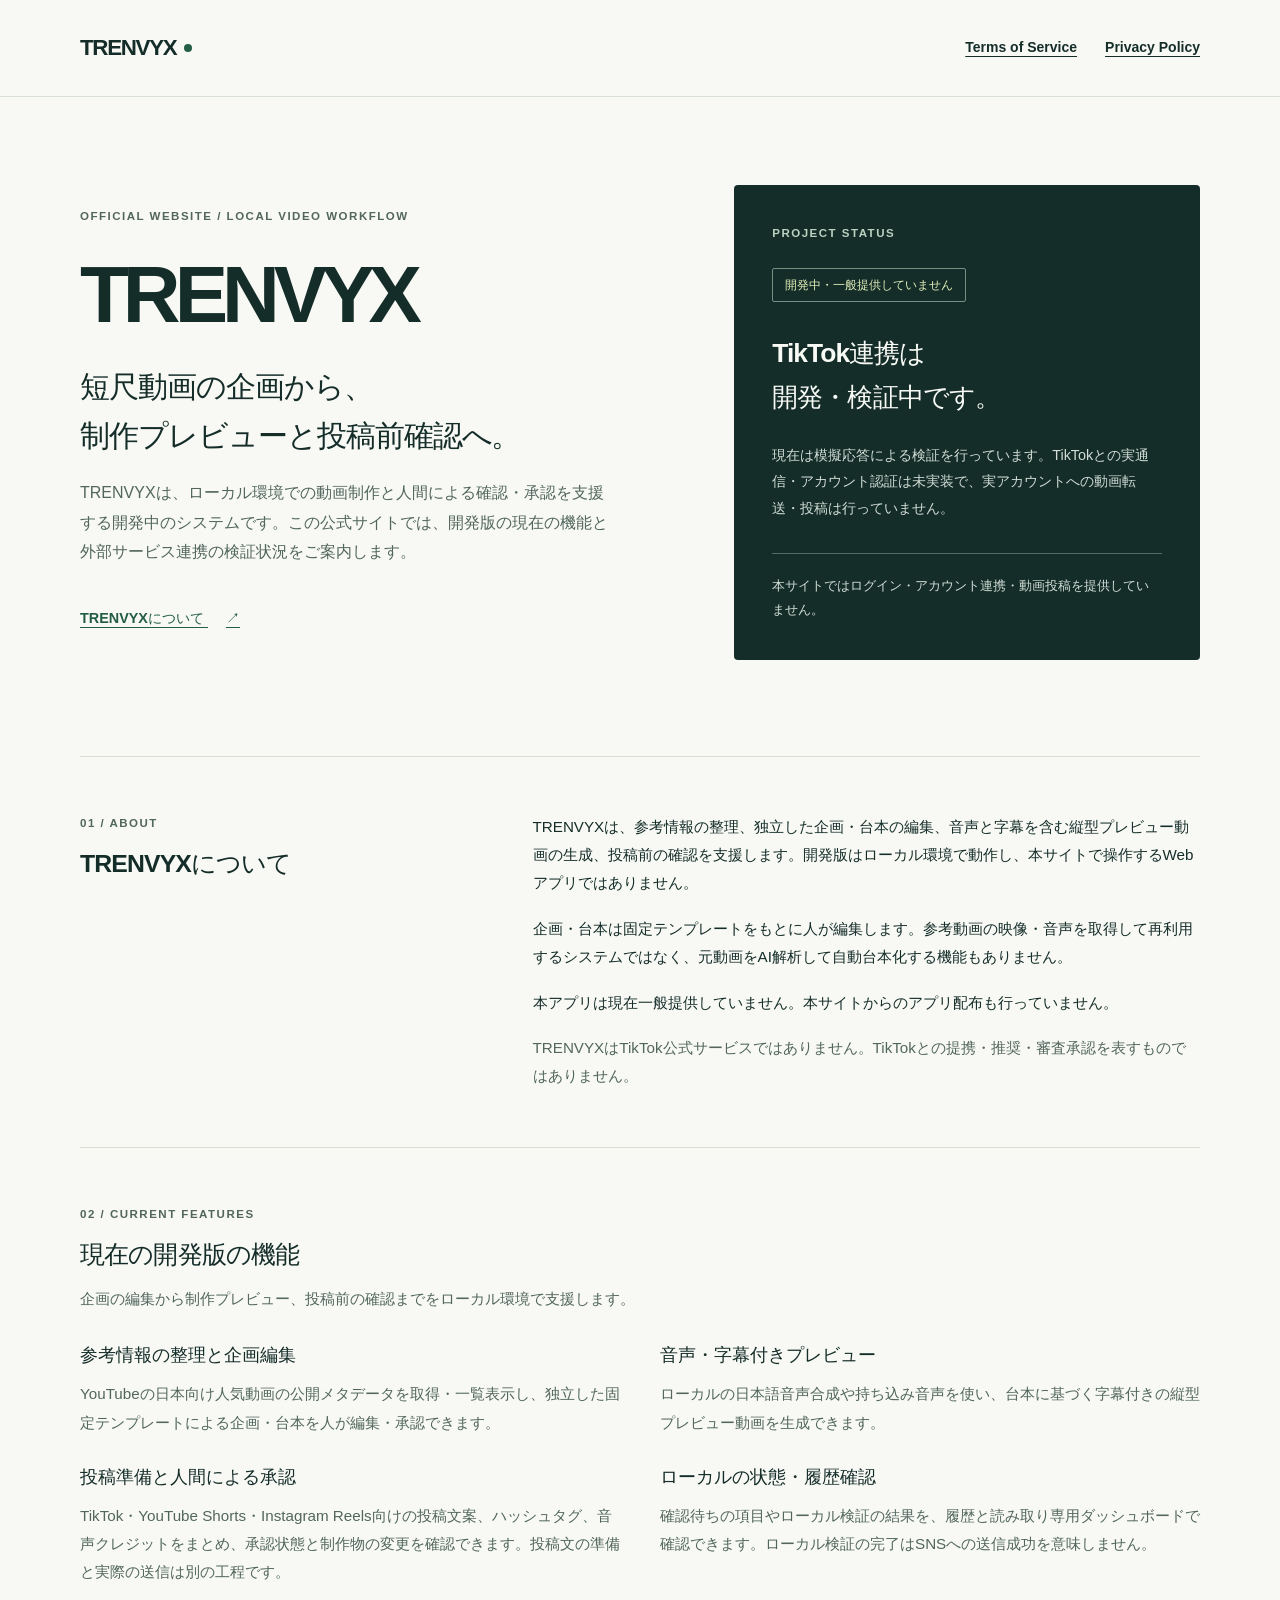
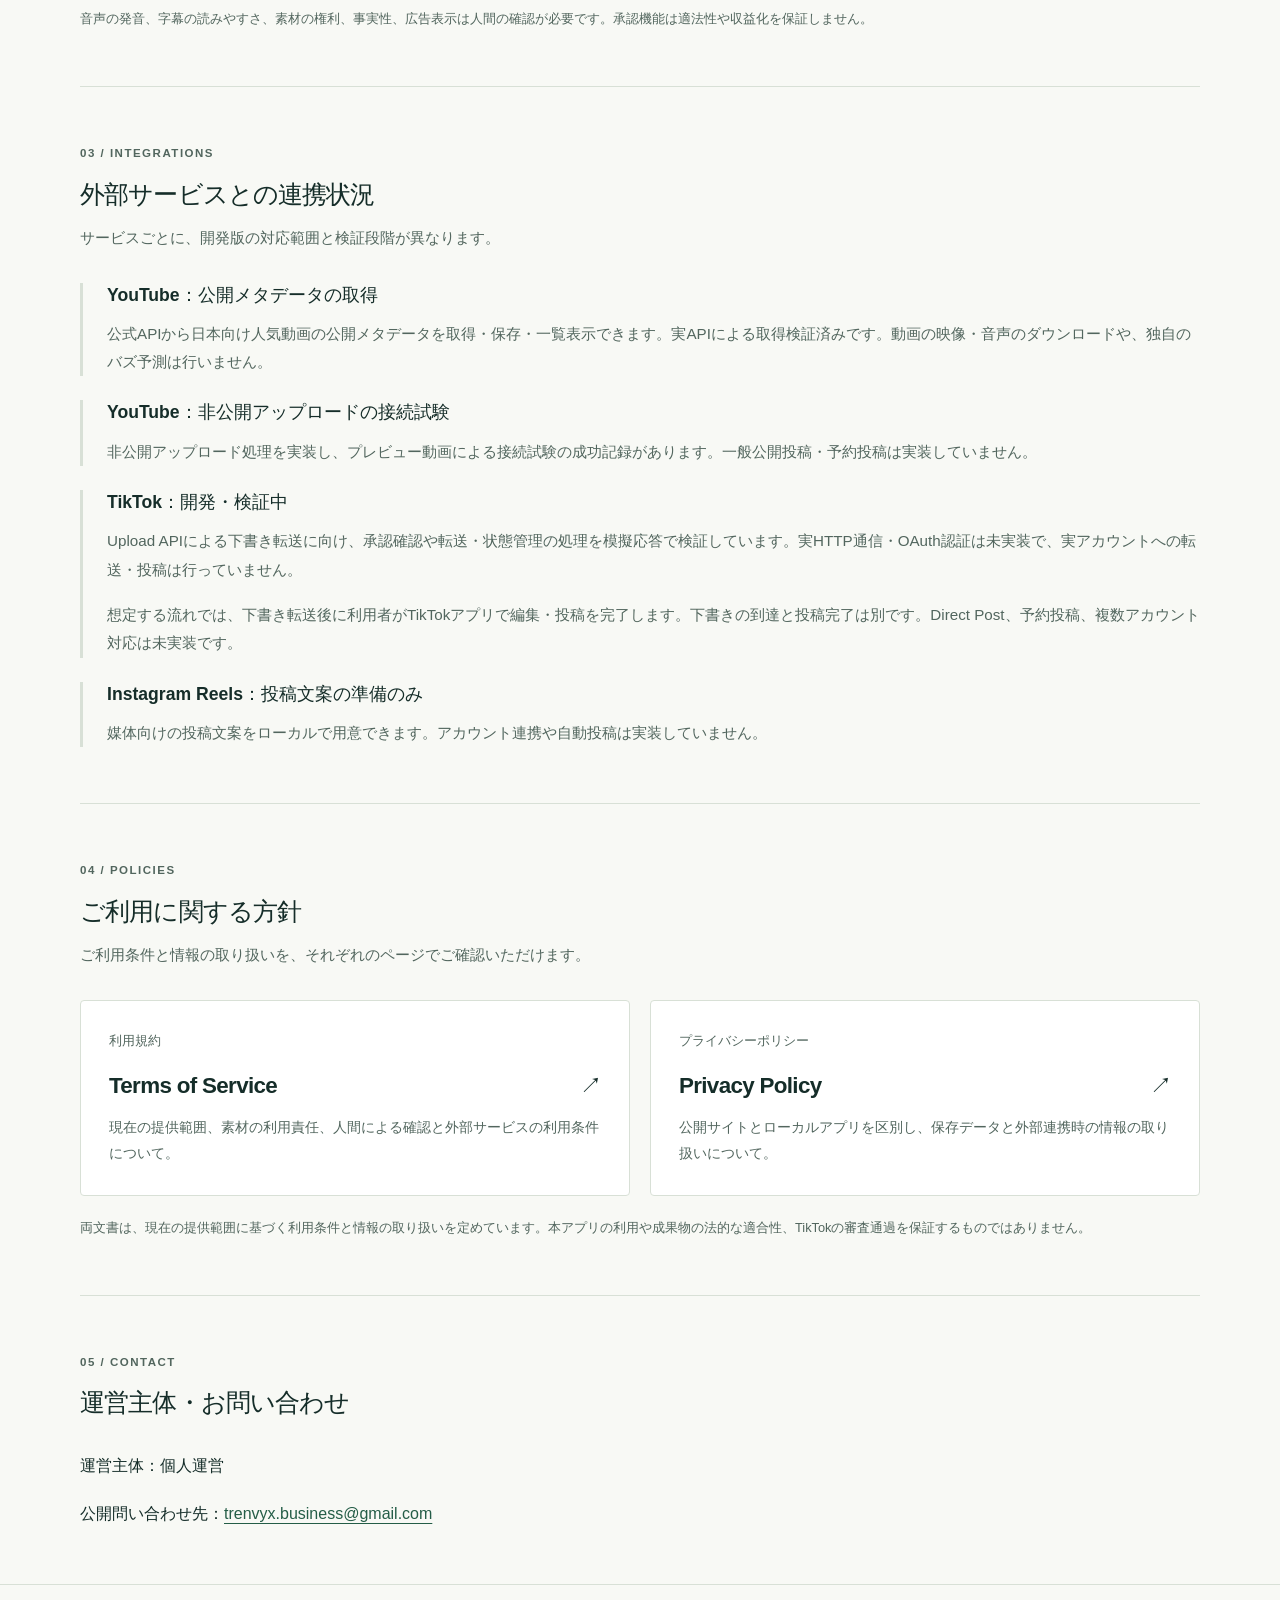
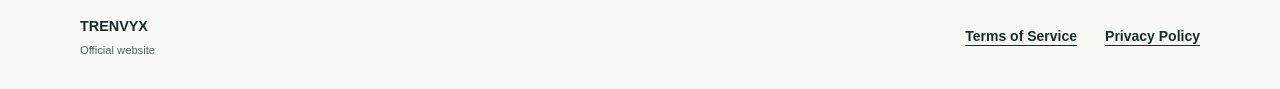
<file: index.html>
<!doctype html>
<html lang="ja">
  <head>
    <meta charset="utf-8">
    <meta name="viewport" content="width=device-width, initial-scale=1">
    <meta name="description" content="TRENVYXは短尺動画の企画・制作プレビュー・投稿前確認を支援する開発中のローカル実行型システムです。現在の機能と連携の検証状況をご案内します。">
    <meta name="theme-color" content="#152d29">
    <title>TRENVYX | Official Website</title>
    <link rel="stylesheet" href="./assets/style.css">
  </head>
  <body>
    <a class="skip-link" href="#main">本文へ移動</a>
    <header class="site-header">
      <div class="container header-inner">
        <a class="wordmark" href="./" aria-label="TRENVYX ホーム" aria-current="page">TRENVYX<span class="brand-dot" aria-hidden="true"></span></a>
        <nav aria-label="メインナビゲーション">
          <a href="./terms/" lang="en">Terms of Service</a>
          <a href="./privacy/" lang="en">Privacy Policy</a>
        </nav>
      </div>
    </header>

    <main id="main">
      <section class="hero container" aria-labelledby="hero-title">
        <div class="hero-copy">
          <p class="eyebrow" lang="en">Official website / Local video workflow</p>
          <h1 id="hero-title">TRENVYX</h1>
          <p class="hero-lead">短尺動画の企画から、<br>制作プレビューと投稿前確認へ。</p>
          <p class="hero-description">TRENVYXは、ローカル環境での動画制作と人間による確認・承認を支援する開発中のシステムです。この公式サイトでは、開発版の現在の機能と外部サービス連携の検証状況をご案内します。</p>
          <a class="text-link" href="#about">TRENVYXについて <span aria-hidden="true">↗</span></a>
        </div>
        <aside class="status-card" aria-labelledby="status-title">
          <p class="eyebrow" lang="en">Project status</p>
          <span class="status-label">開発中・一般提供していません</span>
          <h2 id="status-title">TikTok連携は<br>開発・検証中です。</h2>
          <p>現在は模擬応答による検証を行っています。TikTokとの実通信・アカウント認証は未実装で、実アカウントへの動画転送・投稿は行っていません。</p>
          <div class="status-note">本サイトではログイン・アカウント連携・動画投稿を提供していません。</div>
        </aside>
      </section>

      <section class="section container about-section" id="about" aria-labelledby="about-title">
        <div>
          <p class="eyebrow" lang="en">01 / About</p>
          <h2 id="about-title">TRENVYXについて</h2>
        </div>
        <div class="section-copy">
          <p>TRENVYXは、参考情報の整理、独立した企画・台本の編集、音声と字幕を含む縦型プレビュー動画の生成、投稿前の確認を支援します。開発版はローカル環境で動作し、本サイトで操作するWebアプリではありません。</p>
          <p>企画・台本は固定テンプレートをもとに人が編集します。参考動画の映像・音声を取得して再利用するシステムではなく、元動画をAI解析して自動台本化する機能もありません。</p>
          <p>本アプリは現在一般提供していません。本サイトからのアプリ配布も行っていません。</p>
          <p class="muted">TRENVYXはTikTok公式サービスではありません。TikTokとの提携・推奨・審査承認を表すものではありません。</p>
        </div>
      </section>

      <section class="section container" aria-labelledby="features-title">
        <div class="section-heading">
          <p class="eyebrow" lang="en">02 / Current features</p>
          <h2 id="features-title">現在の開発版の機能</h2>
          <p>企画の編集から制作プレビュー、投稿前の確認までをローカル環境で支援します。</p>
        </div>
        <div class="feature-grid">
          <article class="feature-item">
            <h3>参考情報の整理と企画編集</h3>
            <p>YouTubeの日本向け人気動画の公開メタデータを取得・一覧表示し、独立した固定テンプレートによる企画・台本を人が編集・承認できます。</p>
          </article>
          <article class="feature-item">
            <h3>音声・字幕付きプレビュー</h3>
            <p>ローカルの日本語音声合成や持ち込み音声を使い、台本に基づく字幕付きの縦型プレビュー動画を生成できます。</p>
          </article>
          <article class="feature-item">
            <h3>投稿準備と人間による承認</h3>
            <p>TikTok・YouTube Shorts・Instagram Reels向けの投稿文案、ハッシュタグ、音声クレジットをまとめ、承認状態と制作物の変更を確認できます。投稿文の準備と実際の送信は別の工程です。</p>
          </article>
          <article class="feature-item">
            <h3>ローカルの状態・履歴確認</h3>
            <p>確認待ちの項目やローカル検証の結果を、履歴と読み取り専用ダッシュボードで確認できます。ローカル検証の完了はSNSへの送信成功を意味しません。</p>
          </article>
        </div>
        <p class="small-note">音声の発音、字幕の読みやすさ、素材の権利、事実性、広告表示は人間の確認が必要です。承認機能は適法性や収益化を保証しません。</p>
      </section>

      <section class="section container" id="integrations" aria-labelledby="integrations-title">
        <div class="section-heading">
          <p class="eyebrow" lang="en">03 / Integrations</p>
          <h2 id="integrations-title">外部サービスとの連携状況</h2>
          <p>サービスごとに、開発版の対応範囲と検証段階が異なります。</p>
        </div>
        <div class="integration-list">
          <article>
            <h3>YouTube：公開メタデータの取得</h3>
            <p>公式APIから日本向け人気動画の公開メタデータを取得・保存・一覧表示できます。実APIによる取得検証済みです。動画の映像・音声のダウンロードや、独自のバズ予測は行いません。</p>
          </article>
          <article>
            <h3>YouTube：非公開アップロードの接続試験</h3>
            <p>非公開アップロード処理を実装し、プレビュー動画による接続試験の成功記録があります。一般公開投稿・予約投稿は実装していません。</p>
          </article>
          <article>
            <h3>TikTok：開発・検証中</h3>
            <p>Upload APIによる下書き転送に向け、承認確認や転送・状態管理の処理を模擬応答で検証しています。実HTTP通信・OAuth認証は未実装で、実アカウントへの転送・投稿は行っていません。</p>
            <p>想定する流れでは、下書き転送後に利用者がTikTokアプリで編集・投稿を完了します。下書きの到達と投稿完了は別です。Direct Post、予約投稿、複数アカウント対応は未実装です。</p>
          </article>
          <article>
            <h3>Instagram Reels：投稿文案の準備のみ</h3>
            <p>媒体向けの投稿文案をローカルで用意できます。アカウント連携や自動投稿は実装していません。</p>
          </article>
        </div>
      </section>

      <section class="section container" aria-labelledby="policies-title">
        <div class="section-heading">
          <p class="eyebrow" lang="en">04 / Policies</p>
          <h2 id="policies-title">ご利用に関する方針</h2>
          <p>ご利用条件と情報の取り扱いを、それぞれのページでご確認いただけます。</p>
        </div>
        <div class="policy-grid">
          <a class="policy-card" href="./terms/">
            <span class="card-label">利用規約</span>
            <h3 lang="en">Terms of Service <span aria-hidden="true">↗</span></h3>
            <p>現在の提供範囲、素材の利用責任、人間による確認と外部サービスの利用条件について。</p>
          </a>
          <a class="policy-card" href="./privacy/">
            <span class="card-label">プライバシーポリシー</span>
            <h3 lang="en">Privacy Policy <span aria-hidden="true">↗</span></h3>
            <p>公開サイトとローカルアプリを区別し、保存データと外部連携時の情報の取り扱いについて。</p>
          </a>
        </div>
        <p class="small-note">両文書は、現在の提供範囲に基づく利用条件と情報の取り扱いを定めています。本アプリの利用や成果物の法的な適合性、TikTokの審査通過を保証するものではありません。</p>
      </section>

      <section class="section container" aria-labelledby="contact-title">
        <div class="section-heading">
          <p class="eyebrow" lang="en">05 / Contact</p>
          <h2 id="contact-title">運営主体・お問い合わせ</h2>
        </div>
        <p>運営主体：個人運営</p>
        <p>公開問い合わせ先：<a href="mailto:trenvyx.business@gmail.com">trenvyx.business@gmail.com</a></p>
      </section>

    </main>

    <footer class="site-footer">
      <div class="container footer-inner">
        <p class="footer-brand">TRENVYX <span>Official website</span></p>
        <nav aria-label="フッターナビゲーション">
          <a href="./terms/" lang="en">Terms of Service</a>
          <a href="./privacy/" lang="en">Privacy Policy</a>
        </nav>
      </div>
    </footer>
  </body>
</html>
</file>
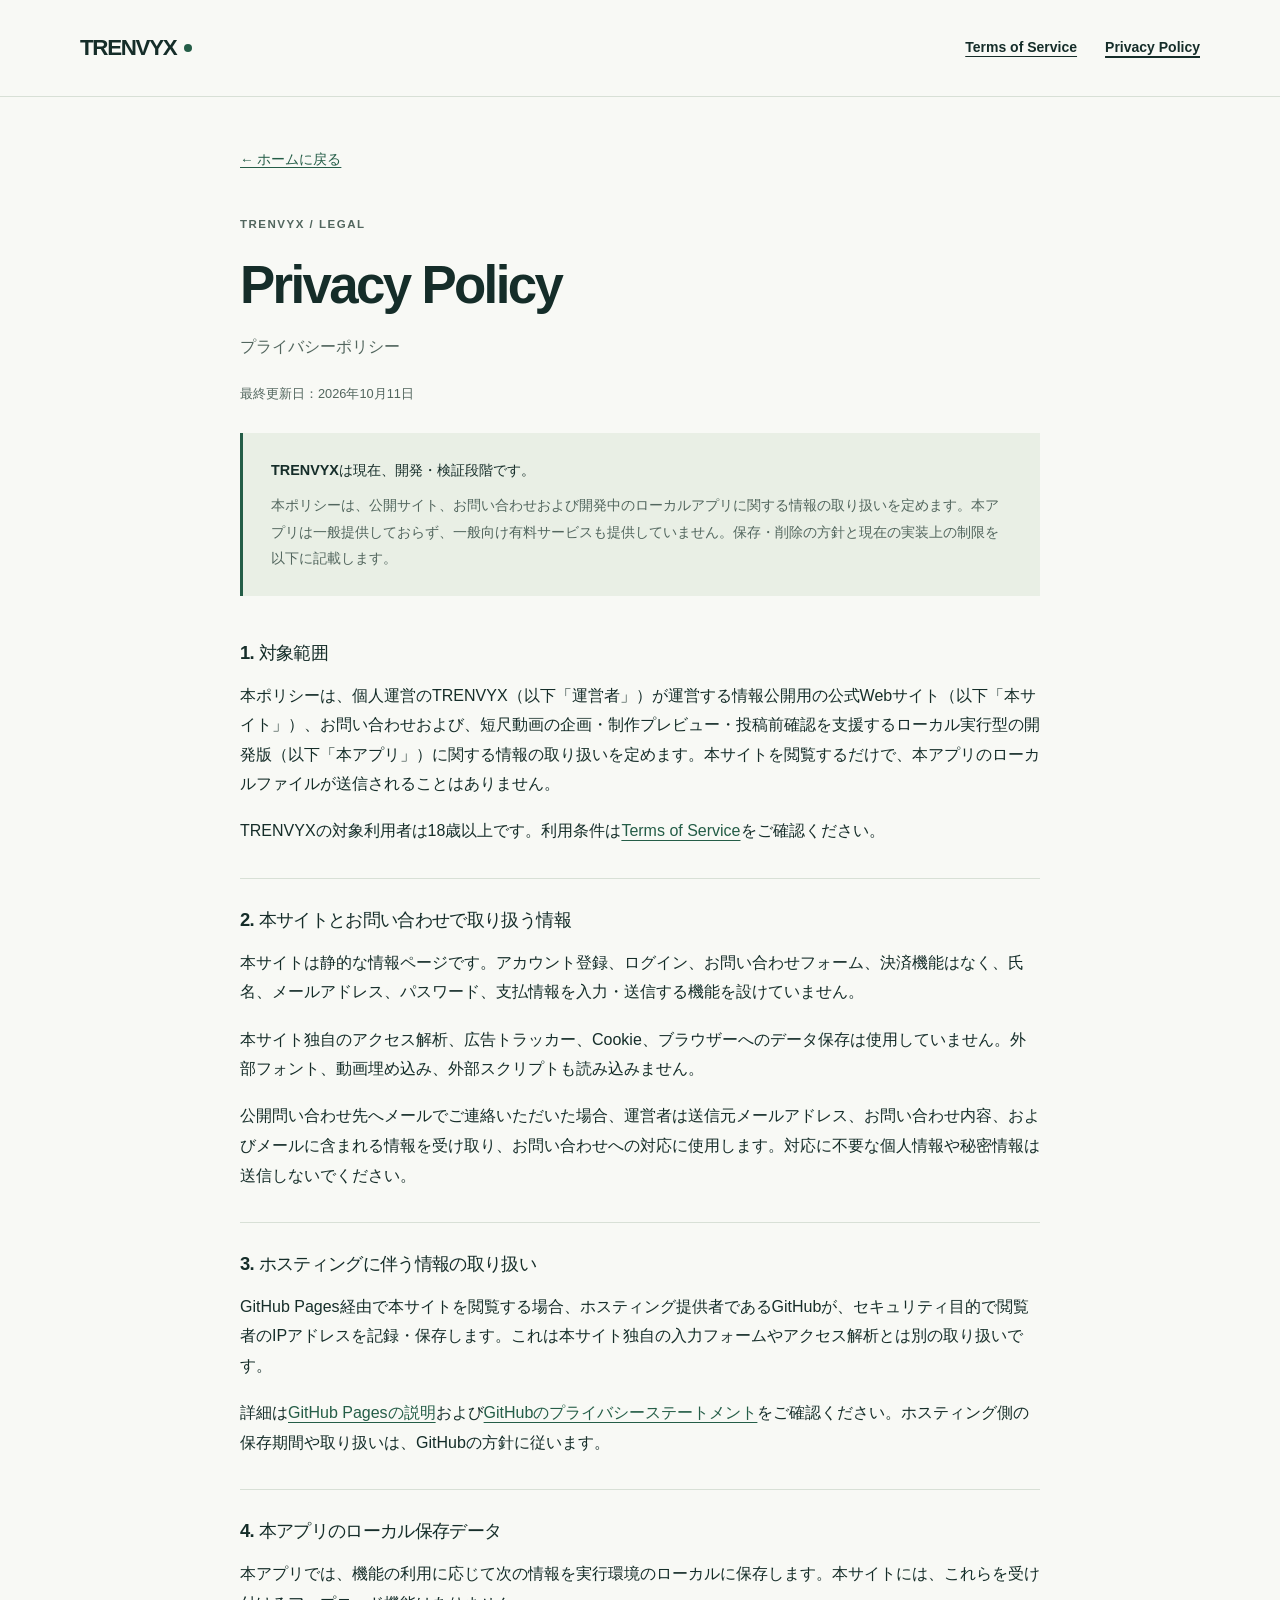
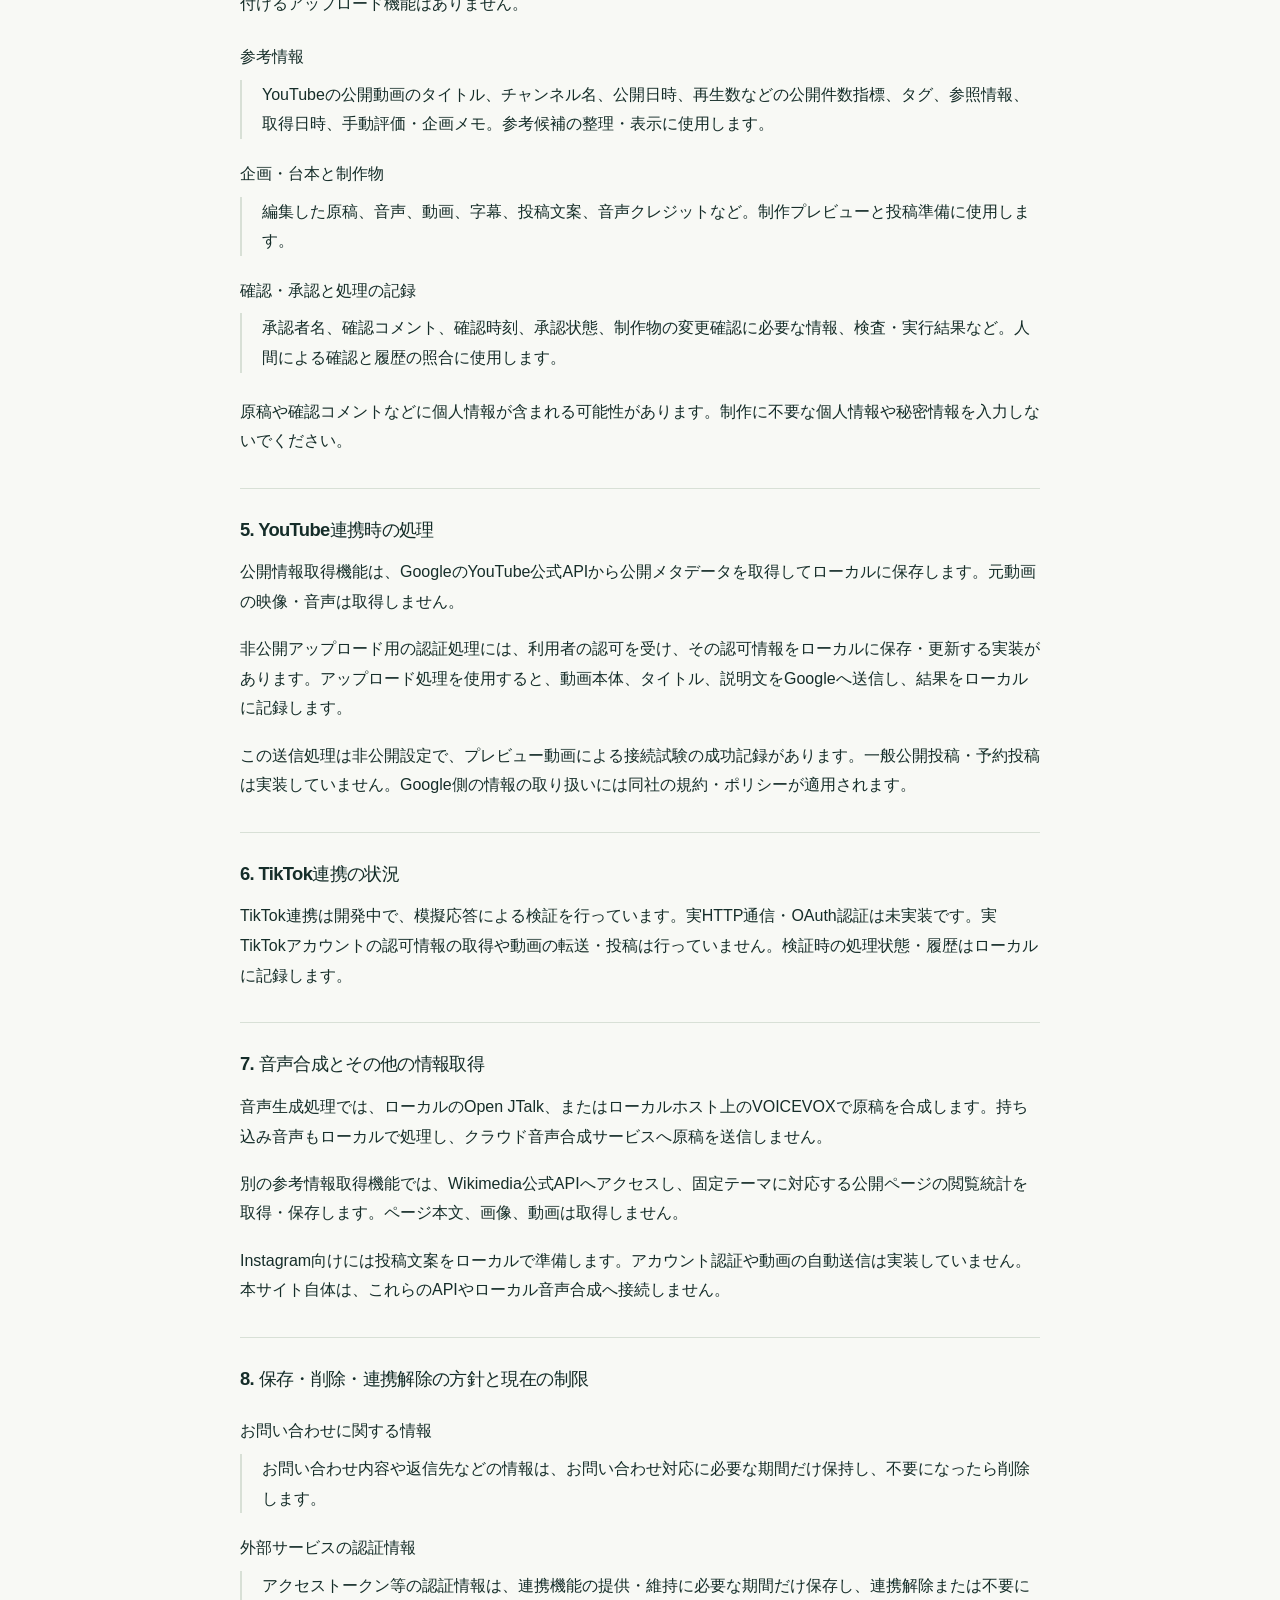
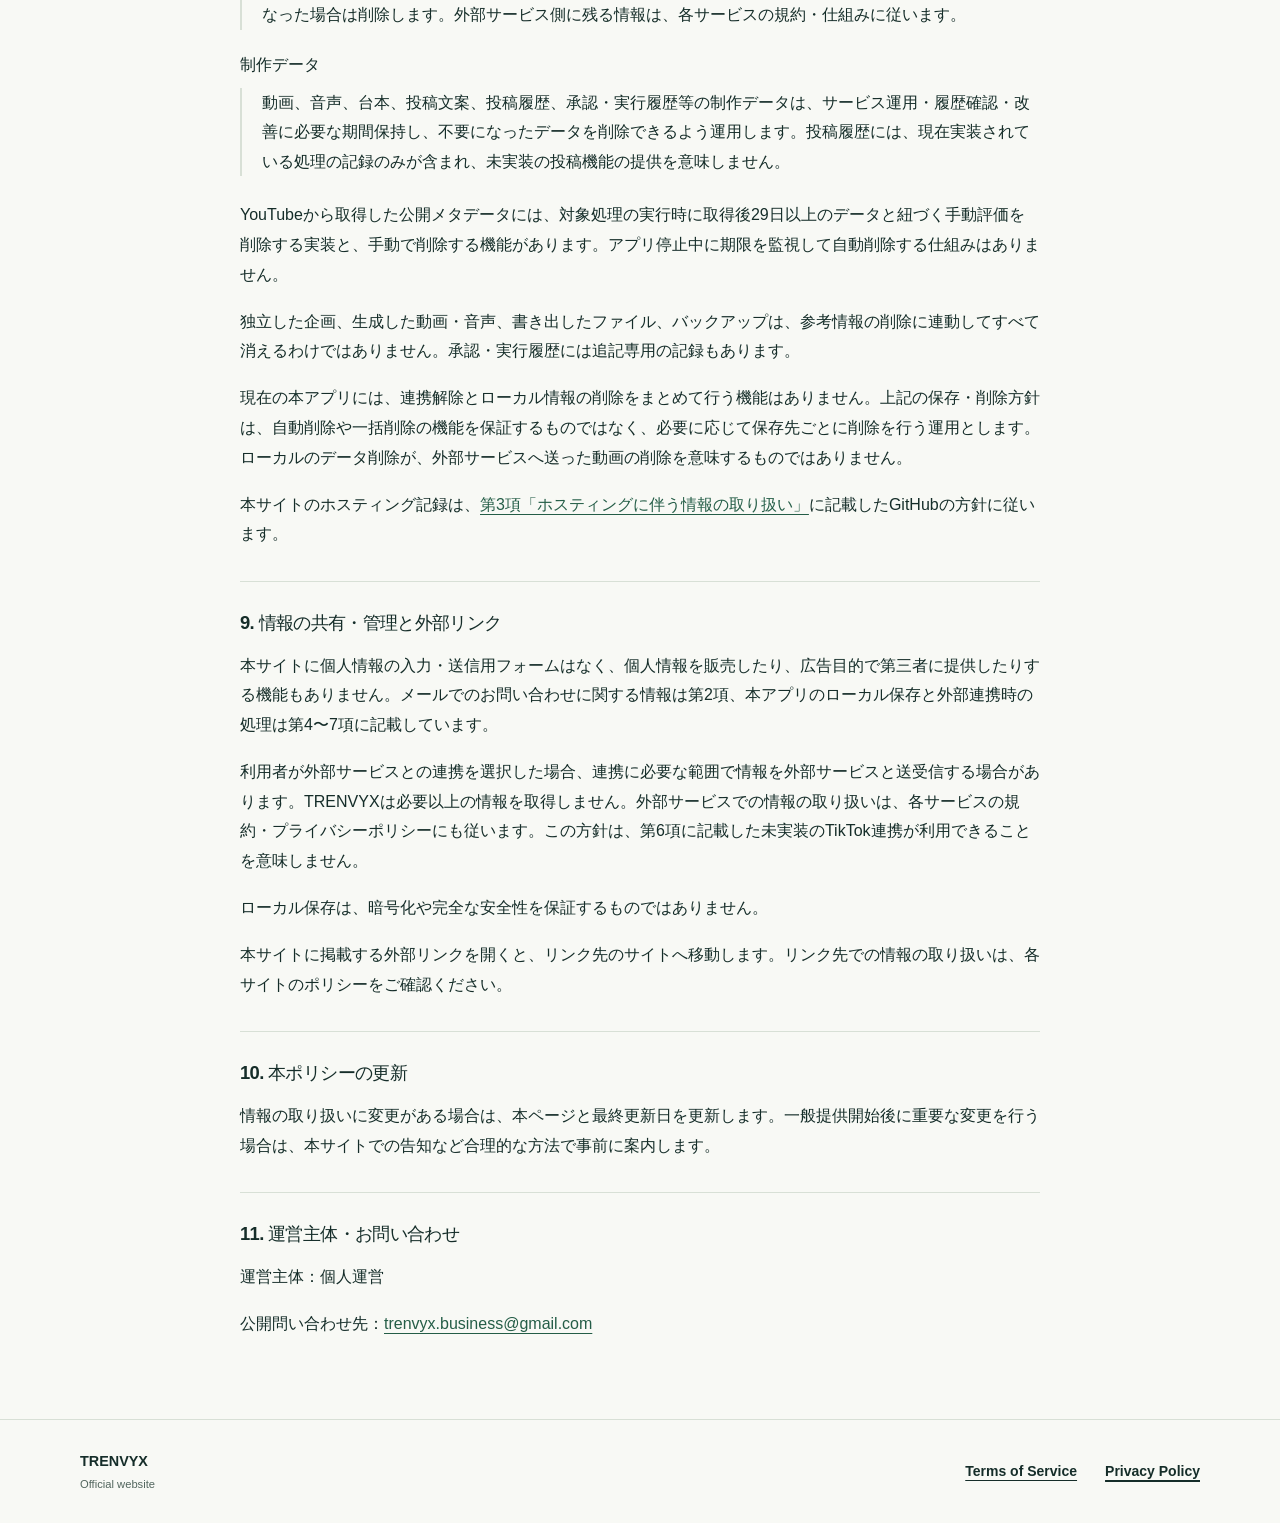
<file: privacy/index.html>
<!doctype html>
<html lang="ja">
  <head>
    <meta charset="utf-8">
    <meta name="viewport" content="width=device-width, initial-scale=1">
    <meta name="description" content="TRENVYXのプライバシーポリシー。公開サイト、お問い合わせ、開発中のローカルアプリで取り扱う情報と利用目的、保存・削除方針、外部サービス連携について定めます。">
    <meta name="theme-color" content="#152d29">
    <title>Privacy Policy | TRENVYX</title>
    <link rel="stylesheet" href="../assets/style.css">
  </head>
  <body>
    <a class="skip-link" href="#main">本文へ移動</a>
    <header class="site-header">
      <div class="container header-inner">
        <a class="wordmark" href="../" aria-label="TRENVYX ホーム">TRENVYX<span class="brand-dot" aria-hidden="true"></span></a>
        <nav aria-label="メインナビゲーション">
          <a href="../terms/" lang="en">Terms of Service</a>
          <a href="./" lang="en" aria-current="page">Privacy Policy</a>
        </nav>
      </div>
    </header>

    <main id="main" class="container legal-layout">
      <div class="legal-heading">
        <a class="back-link" href="../">← ホームに戻る</a>
        <p class="eyebrow" lang="en">TRENVYX / Legal</p>
        <h1 lang="en">Privacy Policy</h1>
        <p class="legal-subtitle">プライバシーポリシー</p>
        <p class="small-note">最終更新日：<time datetime="2026-10-11">2026年10月11日</time></p>
      </div>

      <aside class="notice" aria-label="現在の提供状況と情報の取り扱いについて">
        <strong>TRENVYXは現在、開発・検証段階です。</strong>
        <p>本ポリシーは、公開サイト、お問い合わせおよび開発中のローカルアプリに関する情報の取り扱いを定めます。本アプリは一般提供しておらず、一般向け有料サービスも提供していません。保存・削除の方針と現在の実装上の制限を以下に記載します。</p>
      </aside>

      <article class="legal-content" aria-label="プライバシーポリシー本文">
        <section>
          <h2>1. 対象範囲</h2>
          <p>本ポリシーは、個人運営のTRENVYX（以下「運営者」）が運営する情報公開用の公式Webサイト（以下「本サイト」）、お問い合わせおよび、短尺動画の企画・制作プレビュー・投稿前確認を支援するローカル実行型の開発版（以下「本アプリ」）に関する情報の取り扱いを定めます。本サイトを閲覧するだけで、本アプリのローカルファイルが送信されることはありません。</p>
          <p>TRENVYXの対象利用者は18歳以上です。利用条件は<a href="../terms/">Terms of Service</a>をご確認ください。</p>
        </section>
        <section>
          <h2>2. 本サイトとお問い合わせで取り扱う情報</h2>
          <p>本サイトは静的な情報ページです。アカウント登録、ログイン、お問い合わせフォーム、決済機能はなく、氏名、メールアドレス、パスワード、支払情報を入力・送信する機能を設けていません。</p>
          <p>本サイト独自のアクセス解析、広告トラッカー、Cookie、ブラウザーへのデータ保存は使用していません。外部フォント、動画埋め込み、外部スクリプトも読み込みません。</p>
          <p>公開問い合わせ先へメールでご連絡いただいた場合、運営者は送信元メールアドレス、お問い合わせ内容、およびメールに含まれる情報を受け取り、お問い合わせへの対応に使用します。対応に不要な個人情報や秘密情報は送信しないでください。</p>
        </section>
        <section id="hosting">
          <h2>3. ホスティングに伴う情報の取り扱い</h2>
          <p>GitHub Pages経由で本サイトを閲覧する場合、ホスティング提供者であるGitHubが、セキュリティ目的で閲覧者のIPアドレスを記録・保存します。これは本サイト独自の入力フォームやアクセス解析とは別の取り扱いです。</p>
          <p>詳細は<a href="https://docs.github.com/en/pages/getting-started-with-github-pages/what-is-github-pages">GitHub Pagesの説明</a>および<a href="https://docs.github.com/en/site-policy/privacy-policies/github-general-privacy-statement">GitHubのプライバシーステートメント</a>をご確認ください。ホスティング側の保存期間や取り扱いは、GitHubの方針に従います。</p>
        </section>
        <section>
          <h2>4. 本アプリのローカル保存データ</h2>
          <p>本アプリでは、機能の利用に応じて次の情報を実行環境のローカルに保存します。本サイトには、これらを受け付けるアップロード機能はありません。</p>
          <dl class="data-list">
            <dt>参考情報</dt>
            <dd>YouTubeの公開動画のタイトル、チャンネル名、公開日時、再生数などの公開件数指標、タグ、参照情報、取得日時、手動評価・企画メモ。参考候補の整理・表示に使用します。</dd>
            <dt>企画・台本と制作物</dt>
            <dd>編集した原稿、音声、動画、字幕、投稿文案、音声クレジットなど。制作プレビューと投稿準備に使用します。</dd>
            <dt>確認・承認と処理の記録</dt>
            <dd>承認者名、確認コメント、確認時刻、承認状態、制作物の変更確認に必要な情報、検査・実行結果など。人間による確認と履歴の照合に使用します。</dd>
          </dl>
          <p>原稿や確認コメントなどに個人情報が含まれる可能性があります。制作に不要な個人情報や秘密情報を入力しないでください。</p>
        </section>
        <section>
          <h2>5. YouTube連携時の処理</h2>
          <p>公開情報取得機能は、GoogleのYouTube公式APIから公開メタデータを取得してローカルに保存します。元動画の映像・音声は取得しません。</p>
          <p>非公開アップロード用の認証処理には、利用者の認可を受け、その認可情報をローカルに保存・更新する実装があります。アップロード処理を使用すると、動画本体、タイトル、説明文をGoogleへ送信し、結果をローカルに記録します。</p>
          <p>この送信処理は非公開設定で、プレビュー動画による接続試験の成功記録があります。一般公開投稿・予約投稿は実装していません。Google側の情報の取り扱いには同社の規約・ポリシーが適用されます。</p>
        </section>
        <section>
          <h2>6. TikTok連携の状況</h2>
          <p>TikTok連携は開発中で、模擬応答による検証を行っています。実HTTP通信・OAuth認証は未実装です。実TikTokアカウントの認可情報の取得や動画の転送・投稿は行っていません。検証時の処理状態・履歴はローカルに記録します。</p>
        </section>
        <section>
          <h2>7. 音声合成とその他の情報取得</h2>
          <p>音声生成処理では、ローカルのOpen JTalk、またはローカルホスト上のVOICEVOXで原稿を合成します。持ち込み音声もローカルで処理し、クラウド音声合成サービスへ原稿を送信しません。</p>
          <p>別の参考情報取得機能では、Wikimedia公式APIへアクセスし、固定テーマに対応する公開ページの閲覧統計を取得・保存します。ページ本文、画像、動画は取得しません。</p>
          <p>Instagram向けには投稿文案をローカルで準備します。アカウント認証や動画の自動送信は実装していません。本サイト自体は、これらのAPIやローカル音声合成へ接続しません。</p>
        </section>
        <section>
          <h2>8. 保存・削除・連携解除の方針と現在の制限</h2>
          <dl class="data-list">
            <dt>お問い合わせに関する情報</dt>
            <dd>お問い合わせ内容や返信先などの情報は、お問い合わせ対応に必要な期間だけ保持し、不要になったら削除します。</dd>
            <dt>外部サービスの認証情報</dt>
            <dd>アクセストークン等の認証情報は、連携機能の提供・維持に必要な期間だけ保存し、連携解除または不要になった場合は削除します。外部サービス側に残る情報は、各サービスの規約・仕組みに従います。</dd>
            <dt>制作データ</dt>
            <dd>動画、音声、台本、投稿文案、投稿履歴、承認・実行履歴等の制作データは、サービス運用・履歴確認・改善に必要な期間保持し、不要になったデータを削除できるよう運用します。投稿履歴には、現在実装されている処理の記録のみが含まれ、未実装の投稿機能の提供を意味しません。</dd>
          </dl>
          <p>YouTubeから取得した公開メタデータには、対象処理の実行時に取得後29日以上のデータと紐づく手動評価を削除する実装と、手動で削除する機能があります。アプリ停止中に期限を監視して自動削除する仕組みはありません。</p>
          <p>独立した企画、生成した動画・音声、書き出したファイル、バックアップは、参考情報の削除に連動してすべて消えるわけではありません。承認・実行履歴には追記専用の記録もあります。</p>
          <p>現在の本アプリには、連携解除とローカル情報の削除をまとめて行う機能はありません。上記の保存・削除方針は、自動削除や一括削除の機能を保証するものではなく、必要に応じて保存先ごとに削除を行う運用とします。ローカルのデータ削除が、外部サービスへ送った動画の削除を意味するものではありません。</p>
          <p>本サイトのホスティング記録は、<a href="#hosting">第3項「ホスティングに伴う情報の取り扱い」</a>に記載したGitHubの方針に従います。</p>
        </section>
        <section>
          <h2>9. 情報の共有・管理と外部リンク</h2>
          <p>本サイトに個人情報の入力・送信用フォームはなく、個人情報を販売したり、広告目的で第三者に提供したりする機能もありません。メールでのお問い合わせに関する情報は第2項、本アプリのローカル保存と外部連携時の処理は第4〜7項に記載しています。</p>
          <p>利用者が外部サービスとの連携を選択した場合、連携に必要な範囲で情報を外部サービスと送受信する場合があります。TRENVYXは必要以上の情報を取得しません。外部サービスでの情報の取り扱いは、各サービスの規約・プライバシーポリシーにも従います。この方針は、第6項に記載した未実装のTikTok連携が利用できることを意味しません。</p>
          <p>ローカル保存は、暗号化や完全な安全性を保証するものではありません。</p>
          <p>本サイトに掲載する外部リンクを開くと、リンク先のサイトへ移動します。リンク先での情報の取り扱いは、各サイトのポリシーをご確認ください。</p>
        </section>
        <section>
          <h2>10. 本ポリシーの更新</h2>
          <p>情報の取り扱いに変更がある場合は、本ページと最終更新日を更新します。一般提供開始後に重要な変更を行う場合は、本サイトでの告知など合理的な方法で事前に案内します。</p>
        </section>
        <section>
          <h2>11. 運営主体・お問い合わせ</h2>
          <p>運営主体：個人運営</p>
          <p>公開問い合わせ先：<a href="mailto:trenvyx.business@gmail.com">trenvyx.business@gmail.com</a></p>
        </section>
      </article>
    </main>

    <footer class="site-footer">
      <div class="container footer-inner">
        <a class="footer-brand" href="../">TRENVYX <span>Official website</span></a>
        <nav aria-label="フッターナビゲーション">
          <a href="../terms/" lang="en">Terms of Service</a>
          <a href="./" lang="en" aria-current="page">Privacy Policy</a>
        </nav>
      </div>
    </footer>
  </body>
</html>
</file>
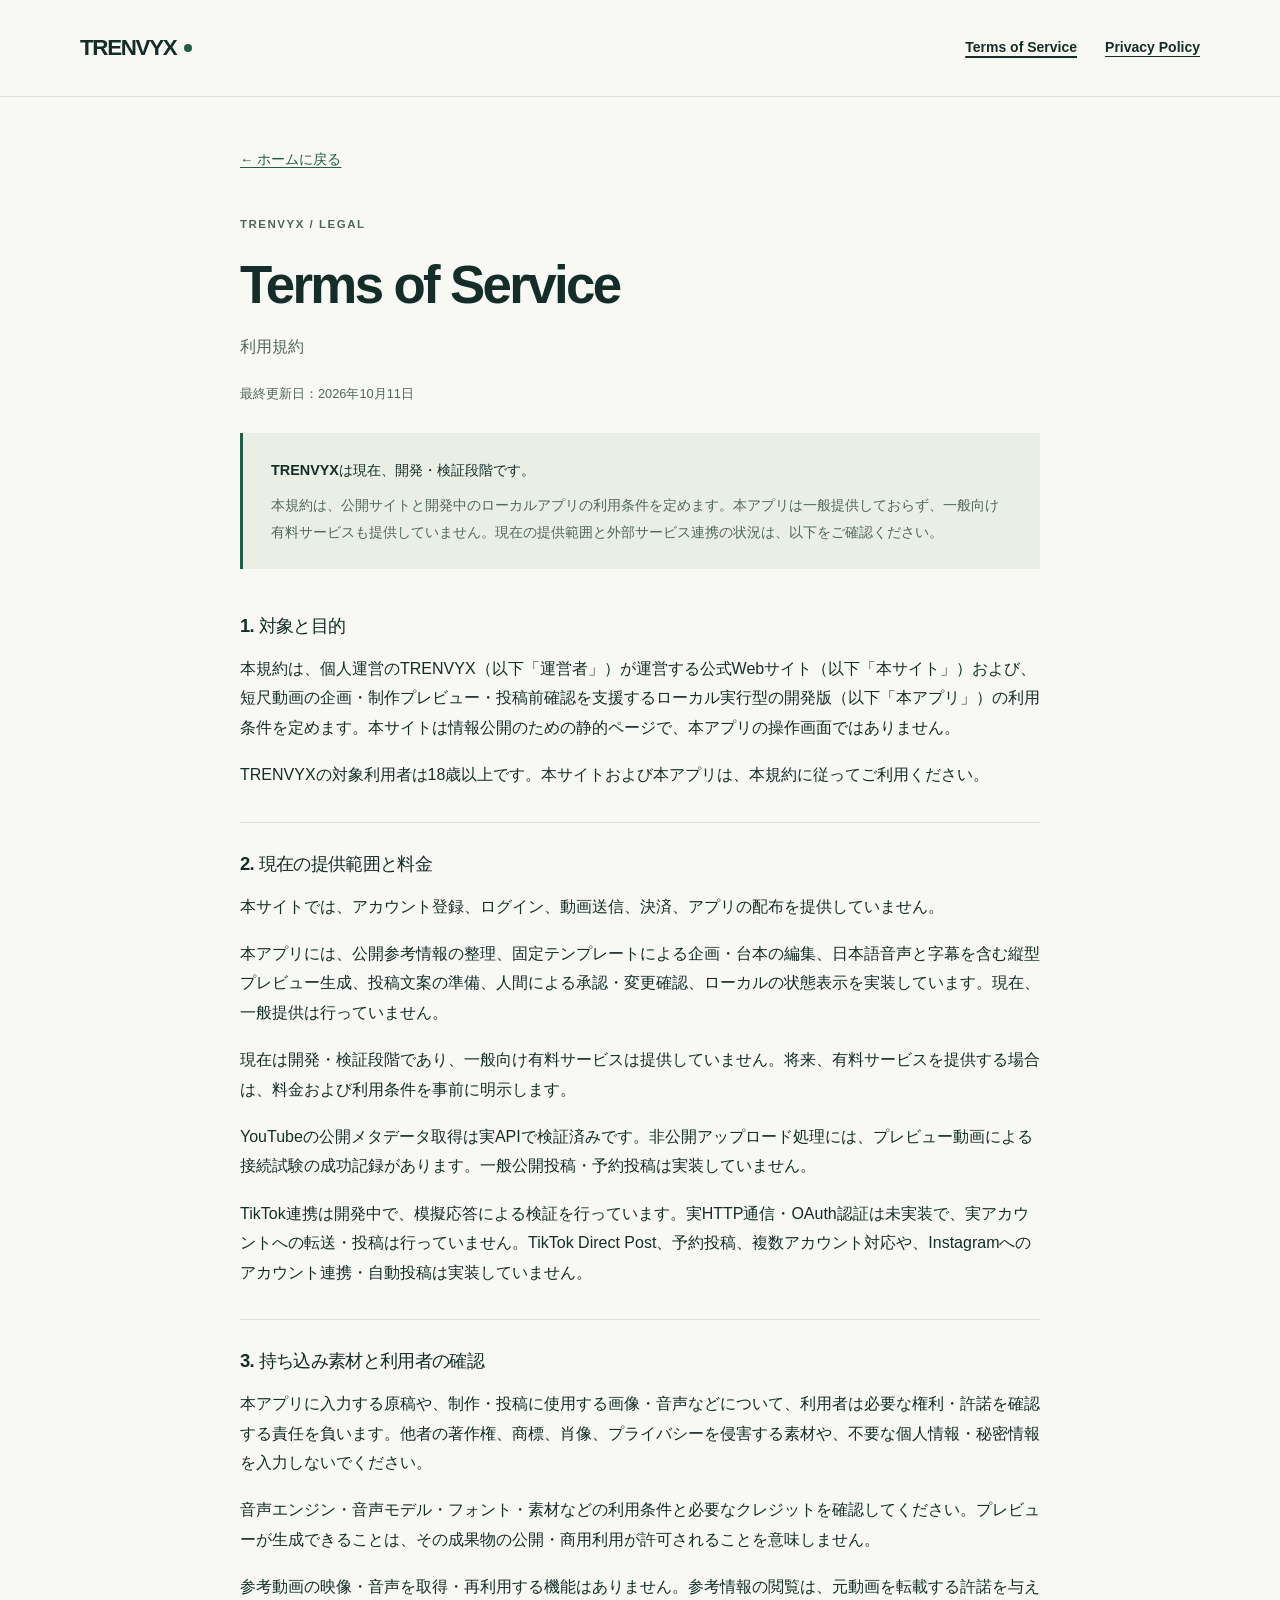
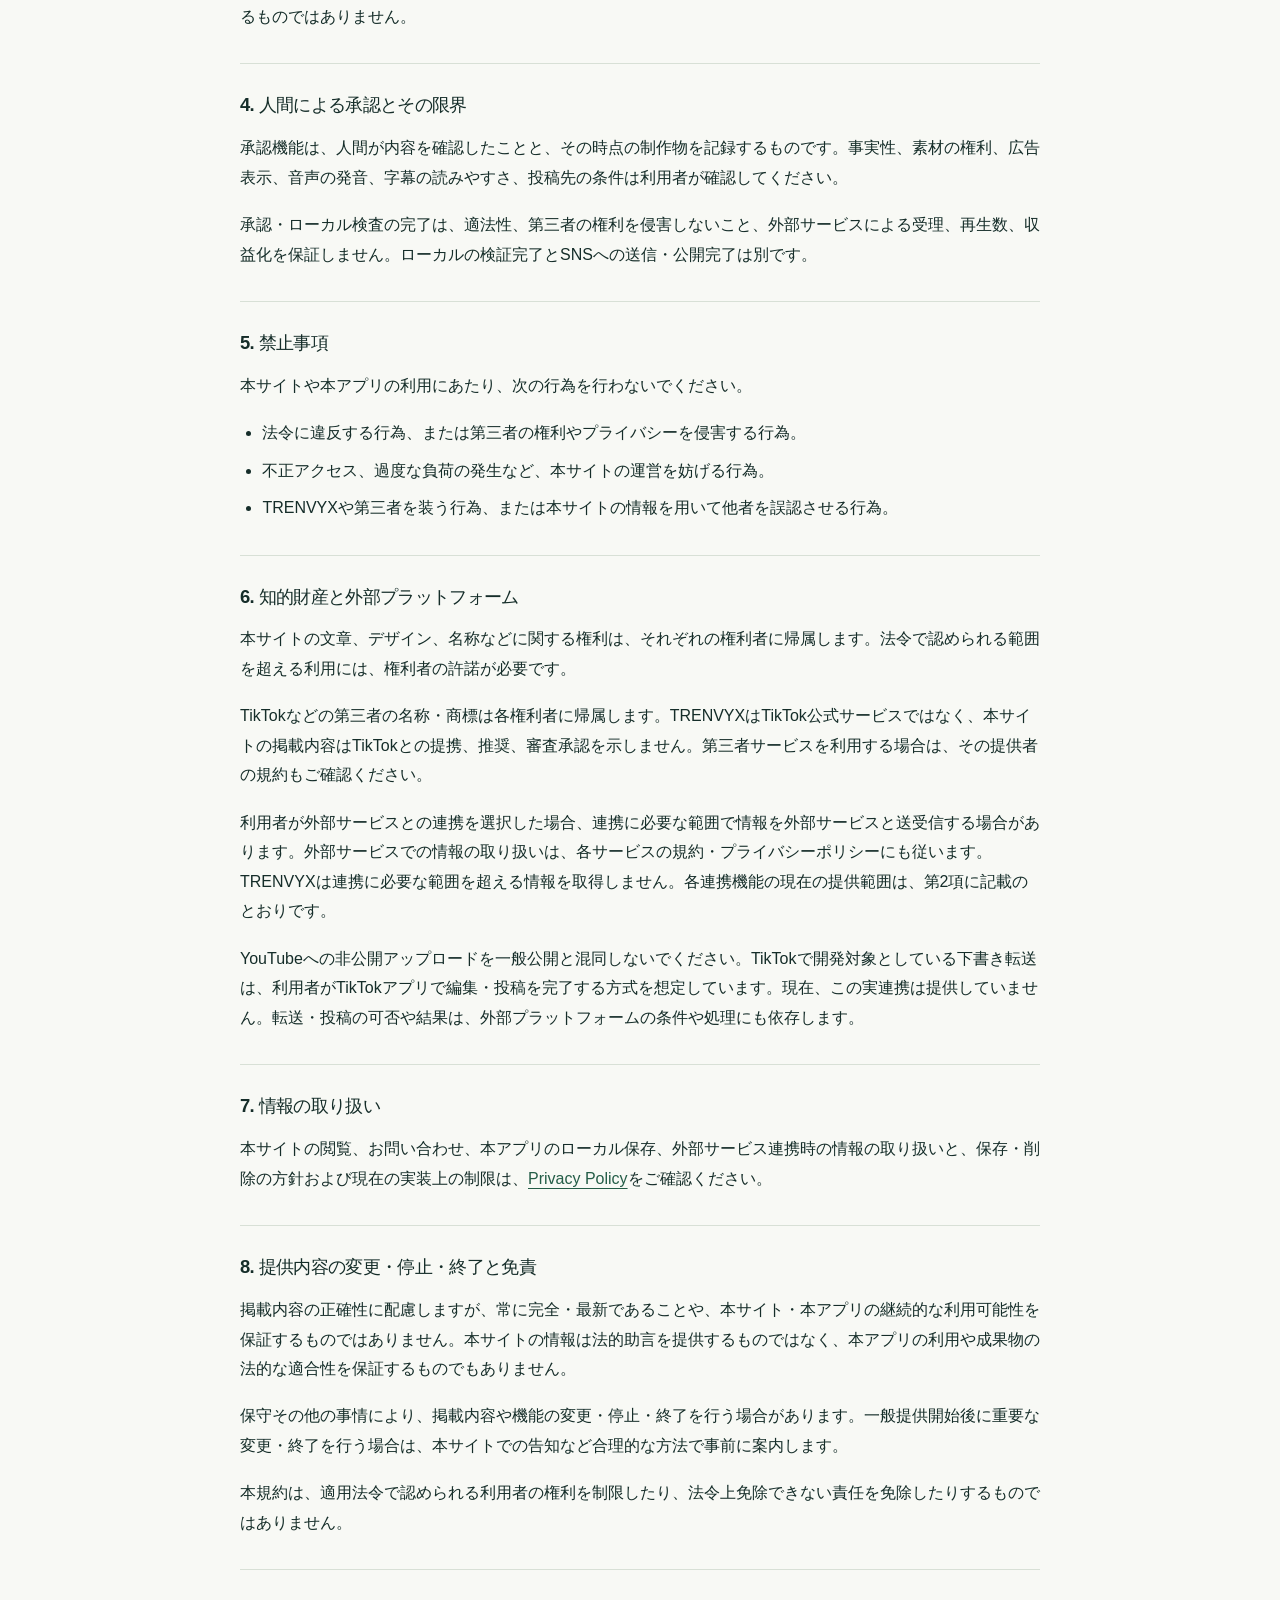
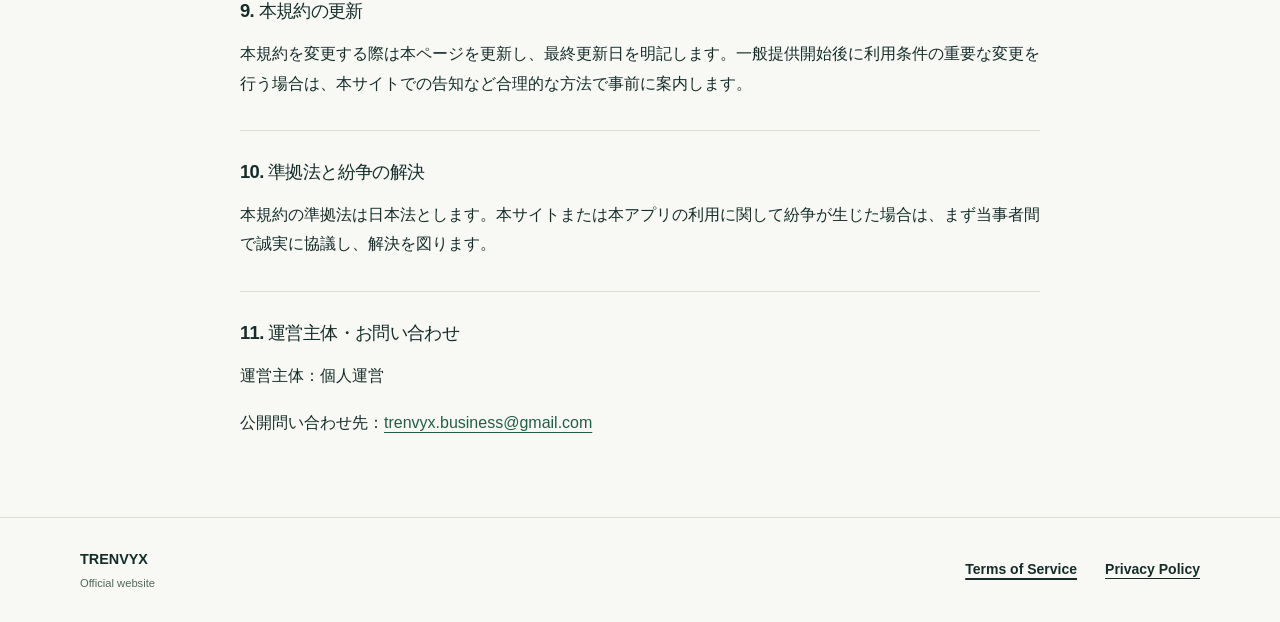
<file: terms/index.html>
<!doctype html>
<html lang="ja">
  <head>
    <meta charset="utf-8">
    <meta name="viewport" content="width=device-width, initial-scale=1">
    <meta name="description" content="TRENVYXの利用規約。18歳以上を対象とする公開サイトと開発中のローカルアプリの利用条件、提供範囲、料金方針、外部サービス連携について定めます。">
    <meta name="theme-color" content="#152d29">
    <title>Terms of Service | TRENVYX</title>
    <link rel="stylesheet" href="../assets/style.css">
  </head>
  <body>
    <a class="skip-link" href="#main">本文へ移動</a>
    <header class="site-header">
      <div class="container header-inner">
        <a class="wordmark" href="../" aria-label="TRENVYX ホーム">TRENVYX<span class="brand-dot" aria-hidden="true"></span></a>
        <nav aria-label="メインナビゲーション">
          <a href="./" lang="en" aria-current="page">Terms of Service</a>
          <a href="../privacy/" lang="en">Privacy Policy</a>
        </nav>
      </div>
    </header>

    <main id="main" class="container legal-layout">
      <div class="legal-heading">
        <a class="back-link" href="../">← ホームに戻る</a>
        <p class="eyebrow" lang="en">TRENVYX / Legal</p>
        <h1 lang="en">Terms of Service</h1>
        <p class="legal-subtitle">利用規約</p>
        <p class="small-note">最終更新日：<time datetime="2026-10-11">2026年10月11日</time></p>
      </div>

      <aside class="notice" aria-label="現在の提供状況について">
        <strong>TRENVYXは現在、開発・検証段階です。</strong>
        <p>本規約は、公開サイトと開発中のローカルアプリの利用条件を定めます。本アプリは一般提供しておらず、一般向け有料サービスも提供していません。現在の提供範囲と外部サービス連携の状況は、以下をご確認ください。</p>
      </aside>

      <article class="legal-content" aria-label="利用規約本文">
        <section>
          <h2>1. 対象と目的</h2>
          <p>本規約は、個人運営のTRENVYX（以下「運営者」）が運営する公式Webサイト（以下「本サイト」）および、短尺動画の企画・制作プレビュー・投稿前確認を支援するローカル実行型の開発版（以下「本アプリ」）の利用条件を定めます。本サイトは情報公開のための静的ページで、本アプリの操作画面ではありません。</p>
          <p>TRENVYXの対象利用者は18歳以上です。本サイトおよび本アプリは、本規約に従ってご利用ください。</p>
        </section>
        <section>
          <h2>2. 現在の提供範囲と料金</h2>
          <p>本サイトでは、アカウント登録、ログイン、動画送信、決済、アプリの配布を提供していません。</p>
          <p>本アプリには、公開参考情報の整理、固定テンプレートによる企画・台本の編集、日本語音声と字幕を含む縦型プレビュー生成、投稿文案の準備、人間による承認・変更確認、ローカルの状態表示を実装しています。現在、一般提供は行っていません。</p>
          <p>現在は開発・検証段階であり、一般向け有料サービスは提供していません。将来、有料サービスを提供する場合は、料金および利用条件を事前に明示します。</p>
          <p>YouTubeの公開メタデータ取得は実APIで検証済みです。非公開アップロード処理には、プレビュー動画による接続試験の成功記録があります。一般公開投稿・予約投稿は実装していません。</p>
          <p>TikTok連携は開発中で、模擬応答による検証を行っています。実HTTP通信・OAuth認証は未実装で、実アカウントへの転送・投稿は行っていません。TikTok Direct Post、予約投稿、複数アカウント対応や、Instagramへのアカウント連携・自動投稿は実装していません。</p>
        </section>
        <section>
          <h2>3. 持ち込み素材と利用者の確認</h2>
          <p>本アプリに入力する原稿や、制作・投稿に使用する画像・音声などについて、利用者は必要な権利・許諾を確認する責任を負います。他者の著作権、商標、肖像、プライバシーを侵害する素材や、不要な個人情報・秘密情報を入力しないでください。</p>
          <p>音声エンジン・音声モデル・フォント・素材などの利用条件と必要なクレジットを確認してください。プレビューが生成できることは、その成果物の公開・商用利用が許可されることを意味しません。</p>
          <p>参考動画の映像・音声を取得・再利用する機能はありません。参考情報の閲覧は、元動画を転載する許諾を与えるものではありません。</p>
        </section>
        <section>
          <h2>4. 人間による承認とその限界</h2>
          <p>承認機能は、人間が内容を確認したことと、その時点の制作物を記録するものです。事実性、素材の権利、広告表示、音声の発音、字幕の読みやすさ、投稿先の条件は利用者が確認してください。</p>
          <p>承認・ローカル検査の完了は、適法性、第三者の権利を侵害しないこと、外部サービスによる受理、再生数、収益化を保証しません。ローカルの検証完了とSNSへの送信・公開完了は別です。</p>
        </section>
        <section>
          <h2>5. 禁止事項</h2>
          <p>本サイトや本アプリの利用にあたり、次の行為を行わないでください。</p>
          <ul>
            <li>法令に違反する行為、または第三者の権利やプライバシーを侵害する行為。</li>
            <li>不正アクセス、過度な負荷の発生など、本サイトの運営を妨げる行為。</li>
            <li>TRENVYXや第三者を装う行為、または本サイトの情報を用いて他者を誤認させる行為。</li>
          </ul>
        </section>
        <section>
          <h2>6. 知的財産と外部プラットフォーム</h2>
          <p>本サイトの文章、デザイン、名称などに関する権利は、それぞれの権利者に帰属します。法令で認められる範囲を超える利用には、権利者の許諾が必要です。</p>
          <p>TikTokなどの第三者の名称・商標は各権利者に帰属します。TRENVYXはTikTok公式サービスではなく、本サイトの掲載内容はTikTokとの提携、推奨、審査承認を示しません。第三者サービスを利用する場合は、その提供者の規約もご確認ください。</p>
          <p>利用者が外部サービスとの連携を選択した場合、連携に必要な範囲で情報を外部サービスと送受信する場合があります。外部サービスでの情報の取り扱いは、各サービスの規約・プライバシーポリシーにも従います。TRENVYXは連携に必要な範囲を超える情報を取得しません。各連携機能の現在の提供範囲は、第2項に記載のとおりです。</p>
          <p>YouTubeへの非公開アップロードを一般公開と混同しないでください。TikTokで開発対象としている下書き転送は、利用者がTikTokアプリで編集・投稿を完了する方式を想定しています。現在、この実連携は提供していません。転送・投稿の可否や結果は、外部プラットフォームの条件や処理にも依存します。</p>
        </section>
        <section>
          <h2>7. 情報の取り扱い</h2>
          <p>本サイトの閲覧、お問い合わせ、本アプリのローカル保存、外部サービス連携時の情報の取り扱いと、保存・削除の方針および現在の実装上の制限は、<a href="../privacy/">Privacy Policy</a>をご確認ください。</p>
        </section>
        <section>
          <h2>8. 提供内容の変更・停止・終了と免責</h2>
          <p>掲載内容の正確性に配慮しますが、常に完全・最新であることや、本サイト・本アプリの継続的な利用可能性を保証するものではありません。本サイトの情報は法的助言を提供するものではなく、本アプリの利用や成果物の法的な適合性を保証するものでもありません。</p>
          <p>保守その他の事情により、掲載内容や機能の変更・停止・終了を行う場合があります。一般提供開始後に重要な変更・終了を行う場合は、本サイトでの告知など合理的な方法で事前に案内します。</p>
          <p>本規約は、適用法令で認められる利用者の権利を制限したり、法令上免除できない責任を免除したりするものではありません。</p>
        </section>
        <section>
          <h2>9. 本規約の更新</h2>
          <p>本規約を変更する際は本ページを更新し、最終更新日を明記します。一般提供開始後に利用条件の重要な変更を行う場合は、本サイトでの告知など合理的な方法で事前に案内します。</p>
        </section>
        <section>
          <h2>10. 準拠法と紛争の解決</h2>
          <p>本規約の準拠法は日本法とします。本サイトまたは本アプリの利用に関して紛争が生じた場合は、まず当事者間で誠実に協議し、解決を図ります。</p>
        </section>
        <section>
          <h2>11. 運営主体・お問い合わせ</h2>
          <p>運営主体：個人運営</p>
          <p>公開問い合わせ先：<a href="mailto:trenvyx.business@gmail.com">trenvyx.business@gmail.com</a></p>
        </section>
      </article>
    </main>

    <footer class="site-footer">
      <div class="container footer-inner">
        <a class="footer-brand" href="../">TRENVYX <span>Official website</span></a>
        <nav aria-label="フッターナビゲーション">
          <a href="./" lang="en" aria-current="page">Terms of Service</a>
          <a href="../privacy/" lang="en">Privacy Policy</a>
        </nav>
      </div>
    </footer>
  </body>
</html>
</file>
<file: assets/style.css>
:root {
  color-scheme: light;
  --paper: #f8f9f5;
  --ink: #152d29;
  --muted: #52665e;
  --line: #d8e0d6;
  --accent: #245d47;
  --soft: #e9efe5;
  font-family: -apple-system, BlinkMacSystemFont, "Segoe UI", "Hiragino Kaku Gothic ProN", "Yu Gothic", Meiryo, sans-serif;
  color: var(--ink);
  background: var(--paper);
  font-synthesis: none;
}

* { box-sizing: border-box; }
body { margin: 0; font-size: 16px; line-height: 1.85; }
a { color: var(--accent); text-underline-offset: 0.25em; }
a:hover { text-decoration-thickness: 2px; }
a:focus-visible { outline: 3px solid #a65b1a; outline-offset: 5px; border-radius: 2px; }
h1, h2, h3, p { margin-top: 0; }
h1, h2, h3 { line-height: 1.45; }
h2 { font-size: 1.55rem; letter-spacing: -0.035em; }
p { margin-bottom: 1.1rem; }
p:last-child { margin-bottom: 0; }
.container { width: min(1120px, calc(100% - 64px)); margin-inline: auto; }
.skip-link { position: absolute; top: -100px; left: 16px; padding: 10px 16px; background: white; z-index: 10; }
.skip-link:focus { top: 10px; }
.site-header { border-bottom: 1px solid var(--line); background: var(--paper); }
.header-inner, .footer-inner { display: flex; align-items: center; justify-content: space-between; gap: 24px; }
.header-inner { min-height: 96px; padding-block: 20px; }
.wordmark { display: inline-flex; align-items: center; gap: 8px; color: var(--ink); text-decoration: none; font-size: 1.4rem; font-weight: 800; letter-spacing: -0.06em; }
.brand-dot { width: 8px; height: 8px; border-radius: 50%; background: var(--accent); }
nav { display: flex; flex-wrap: wrap; gap: 12px 28px; }
nav a { display: inline-flex; align-items: center; min-height: 44px; color: var(--ink); font-size: 0.875rem; font-weight: 600; }
nav a[aria-current="page"] { text-decoration-thickness: 2px; }
.hero { display: grid; grid-template-columns: 1.25fr 1fr; align-items: center; gap: 72px; padding-block: 88px 96px; }
.eyebrow { margin-bottom: 24px; color: var(--muted); font-size: 0.72rem; font-weight: 700; letter-spacing: 0.13em; text-transform: uppercase; }
.hero h1 { margin-bottom: 24px; font-size: clamp(3rem, 6.3vw, 5rem); line-height: 1.1; letter-spacing: -0.075em; }
.hero-lead { font-size: clamp(1.35rem, 2.4vw, 1.85rem); font-weight: 600; line-height: 1.65; letter-spacing: -0.035em; }
.hero-description { max-width: 33rem; color: var(--muted); }
.text-link { display: inline-block; padding-block: 8px; margin-top: 12px; font-size: 0.9rem; font-weight: 600; }
.text-link span { margin-left: 18px; }
.status-card { padding: 38px; background: var(--ink); color: #f8faf5; border-radius: 4px; }
.status-card .eyebrow { color: #bbd1c2; }
.status-label { display: inline-block; margin-bottom: 30px; padding: 5px 12px; border: 1px solid #749282; border-radius: 2px; color: #e1efb9; font-size: 0.75rem; font-weight: 600; }
.status-card h2 { font-size: 1.65rem; line-height: 1.65; }
.status-card p:not(.eyebrow) { color: #d1ddd5; font-size: 0.9rem; }
.status-note { margin-top: 32px; padding-top: 20px; border-top: 1px solid #526b60; color: #d1ddd5; font-size: 0.8rem; }
.section { border-top: 1px solid var(--line); padding-block: 56px; }
.about-section { display: grid; grid-template-columns: 1fr 1.65fr; gap: 48px; }
.section .eyebrow { margin-bottom: 12px; }
.section-copy p { font-size: 0.95rem; }
.muted { color: var(--muted); }
.section-heading { margin-bottom: 30px; }
.section-heading h2 { margin-bottom: 12px; }
.section-heading > p:last-child { color: var(--muted); font-size: 0.95rem; }
.feature-grid { display: grid; grid-template-columns: 1fr 1fr; gap: 28px 40px; }
.feature-item { min-width: 0; }
.feature-item h3, .integration-list h3 { margin-bottom: 12px; font-size: 1.1rem; }
.feature-item p, .integration-list p { color: var(--muted); font-size: 0.95rem; }
.integration-list { display: grid; gap: 24px; }
.integration-list article { padding-left: 24px; border-left: 3px solid var(--line); }
.data-list { margin-block: 24px; }
.data-list dt { margin-top: 20px; font-weight: 600; }
.data-list dd { margin: 8px 0 0; padding-left: 20px; border-left: 2px solid var(--line); }
.policy-grid { display: grid; grid-template-columns: 1fr 1fr; gap: 20px; }
.policy-card { display: block; padding: 28px; border: 1px solid var(--line); border-radius: 4px; background: #fff; color: var(--ink); text-decoration: none; }
.policy-card:hover { border-color: var(--accent); background: #f1f5ee; }
.card-label { display: flex; align-items: center; gap: 10px; color: var(--muted); font-size: 0.8rem; }
.draft-tag { display: inline-block; padding: 1px 8px; border: 1px solid var(--line); border-radius: 2px; font-size: 0.72rem; font-weight: 500; line-height: 1.7; vertical-align: middle; color: var(--muted); }
.policy-card h3 { display: flex; justify-content: space-between; gap: 12px; margin-block: 18px 12px; font-size: 1.4rem; letter-spacing: -0.03em; }
.policy-card p { color: var(--muted); font-size: 0.875rem; }
.small-note { margin-top: 20px; color: var(--muted); font-size: 0.8rem; }
.site-footer { border-top: 1px solid var(--line); }
.footer-inner { padding-block: 28px; }
.footer-brand { margin-bottom: 0; color: var(--ink); font-weight: 700; font-size: 0.9rem; text-decoration: none; }
.footer-brand span { display: block; color: var(--muted); font-size: 0.7rem; font-weight: 400; }
.legal-layout { max-width: 800px; padding-block: 44px 80px; }
.back-link { display: inline-block; margin-bottom: 36px; padding-block: 6px; font-size: 0.85rem; }
.legal-heading .eyebrow { margin-bottom: 12px; }
.legal-heading h1 { margin-bottom: 8px; font-size: clamp(2rem, 5vw, 3.3rem); letter-spacing: -0.05em; }
.legal-subtitle { display: flex; align-items: center; gap: 12px; color: var(--muted); }
.legal-heading .small-note { margin-block: 20px 28px; }
.notice { margin-bottom: 44px; padding: 24px 28px; border-left: 3px solid var(--accent); background: var(--soft); font-size: 0.9rem; }
.notice strong { display: block; margin-bottom: 8px; }
.notice p { color: var(--muted); }
.legal-content section + section { margin-top: 32px; padding-top: 28px; border-top: 1px solid var(--line); }
.legal-content h2 { margin-bottom: 14px; font-size: 1.15rem; }
.legal-content p, .legal-content li { overflow-wrap: anywhere; }
.legal-content ul { padding-left: 1.4rem; }
.legal-content li + li { margin-top: 8px; }

@media (max-width: 800px) {
  .hero { gap: 32px; padding-block: 56px; }
  .status-card { padding: 28px; }
  .about-section { grid-template-columns: 1fr; gap: 20px; }
  .section h2 { margin-bottom: 0; }
  .section-heading h2 { margin-bottom: 12px; }
}

@media (max-width: 640px) {
  .container { width: calc(100% - 40px); }
  .header-inner, .footer-inner { align-items: flex-start; flex-direction: column; gap: 8px; }
  .header-inner { padding-block: 18px 12px; }
  nav { gap: 8px 20px; }
  nav a { font-size: 0.8rem; }
  .hero { grid-template-columns: 1fr; padding-block: 44px; }
  .hero .eyebrow { font-size: 0.65rem; }
  .hero h1 { font-size: clamp(2.7rem, 12vw, 4rem); }
  .hero-lead { font-size: 1.45rem; }
  .status-card { padding: 28px 24px; }
  .status-label { margin-bottom: 20px; }
  .section { padding-block: 36px; }
  .policy-grid { grid-template-columns: 1fr; gap: 16px; }
  .feature-grid { grid-template-columns: 1fr; gap: 24px; }
  .integration-list article { padding-left: 16px; }
  .policy-card { padding: 24px; }
  .policy-card h3 { font-size: 1.25rem; }
  .legal-layout { padding-block: 24px 48px; }
  .back-link { margin-bottom: 24px; }
  .notice { padding: 20px; }
  .legal-content { font-size: 0.95rem; }
}

@media print {
  .skip-link, .site-header, .site-footer, .back-link { display: none; }
  body { background: white; color: black; }
  .container { width: 100%; max-width: none; }
  .legal-layout { padding-block: 0; }
  .legal-content section { break-inside: avoid; }
}
</file>
